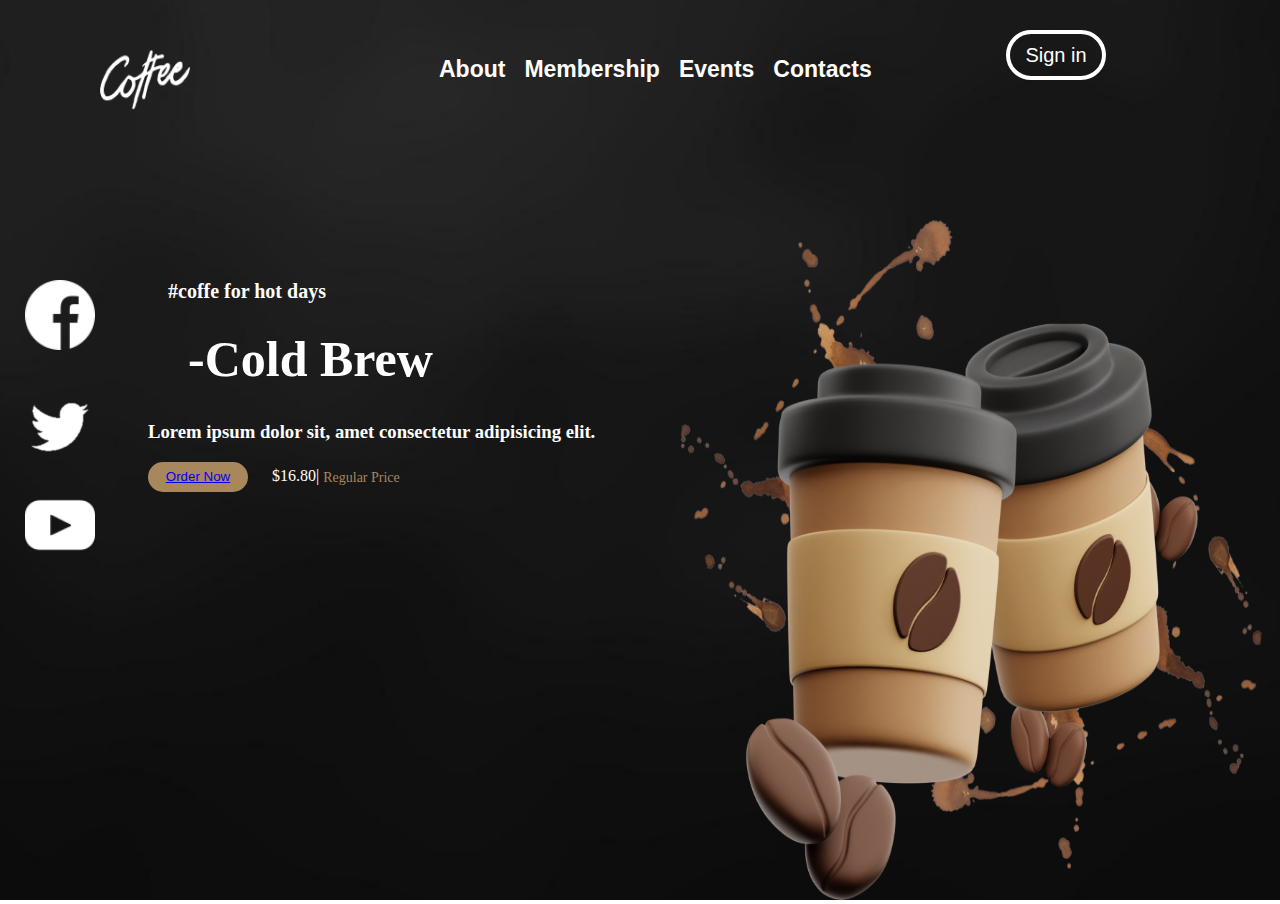
<file: Coffee/template1.html>
<!DOCTYPE html>
<html lang="en">
<head>
    <meta charset="UTF-8">
    <meta name="viewport" content="width=device-width, initial-scale=1.0">
    <title>Document</title>
    <link rel="stylesheet" href="template1.css">
</head>
<body>
    <div class="main">
        <div class="header">
            <div class="logo">
                <img class="logoimg" src="image/logot.png">
            </div>
            <div class="links">
                <ul>
                    <li>About</li>
                    <li>Membership</li>
                    <li>Events</li>
                    <li>Contacts</li>
                </ul>
            </div>
            <div class="btn">
                <button class="mainbtn">Sign in</button>
        </div>
        </div>
        
        <div class="content">
            <div class="social">
                <div class="face">
                    <a href="https://www.facebook.com/"><img height="70%" src="image/facebookt.png"></a></div>
                <div class="twit">
                    <a href="https://x.com/i/flow/login"><img  height="90%" src="image/twitt.png"></a></div>
                <div class="you">
                    <a href="https://www.youtube.com/"><img height="70%" src="image/youtubet.png"></a></div>
            </div>
            <div class="info">
                <h4>#coffe for hot days</h4>
                <h1>-Cold Brew</h1>
               <h3>Lorem ipsum dolor sit, amet consectetur adipisicing elit.</h3> 
               <button>
                <a href="https://www.zomato.com/">Order Now</a></button>
             <span class="t1">$16.80|</span>
             <span class="t2">Regular Price</span>
            </div>
            <div class="image">
                <img height="100%" width="100%" src="image/herot.png">
            </div>
    </div>
    </div>

</body>
</html>
</file>
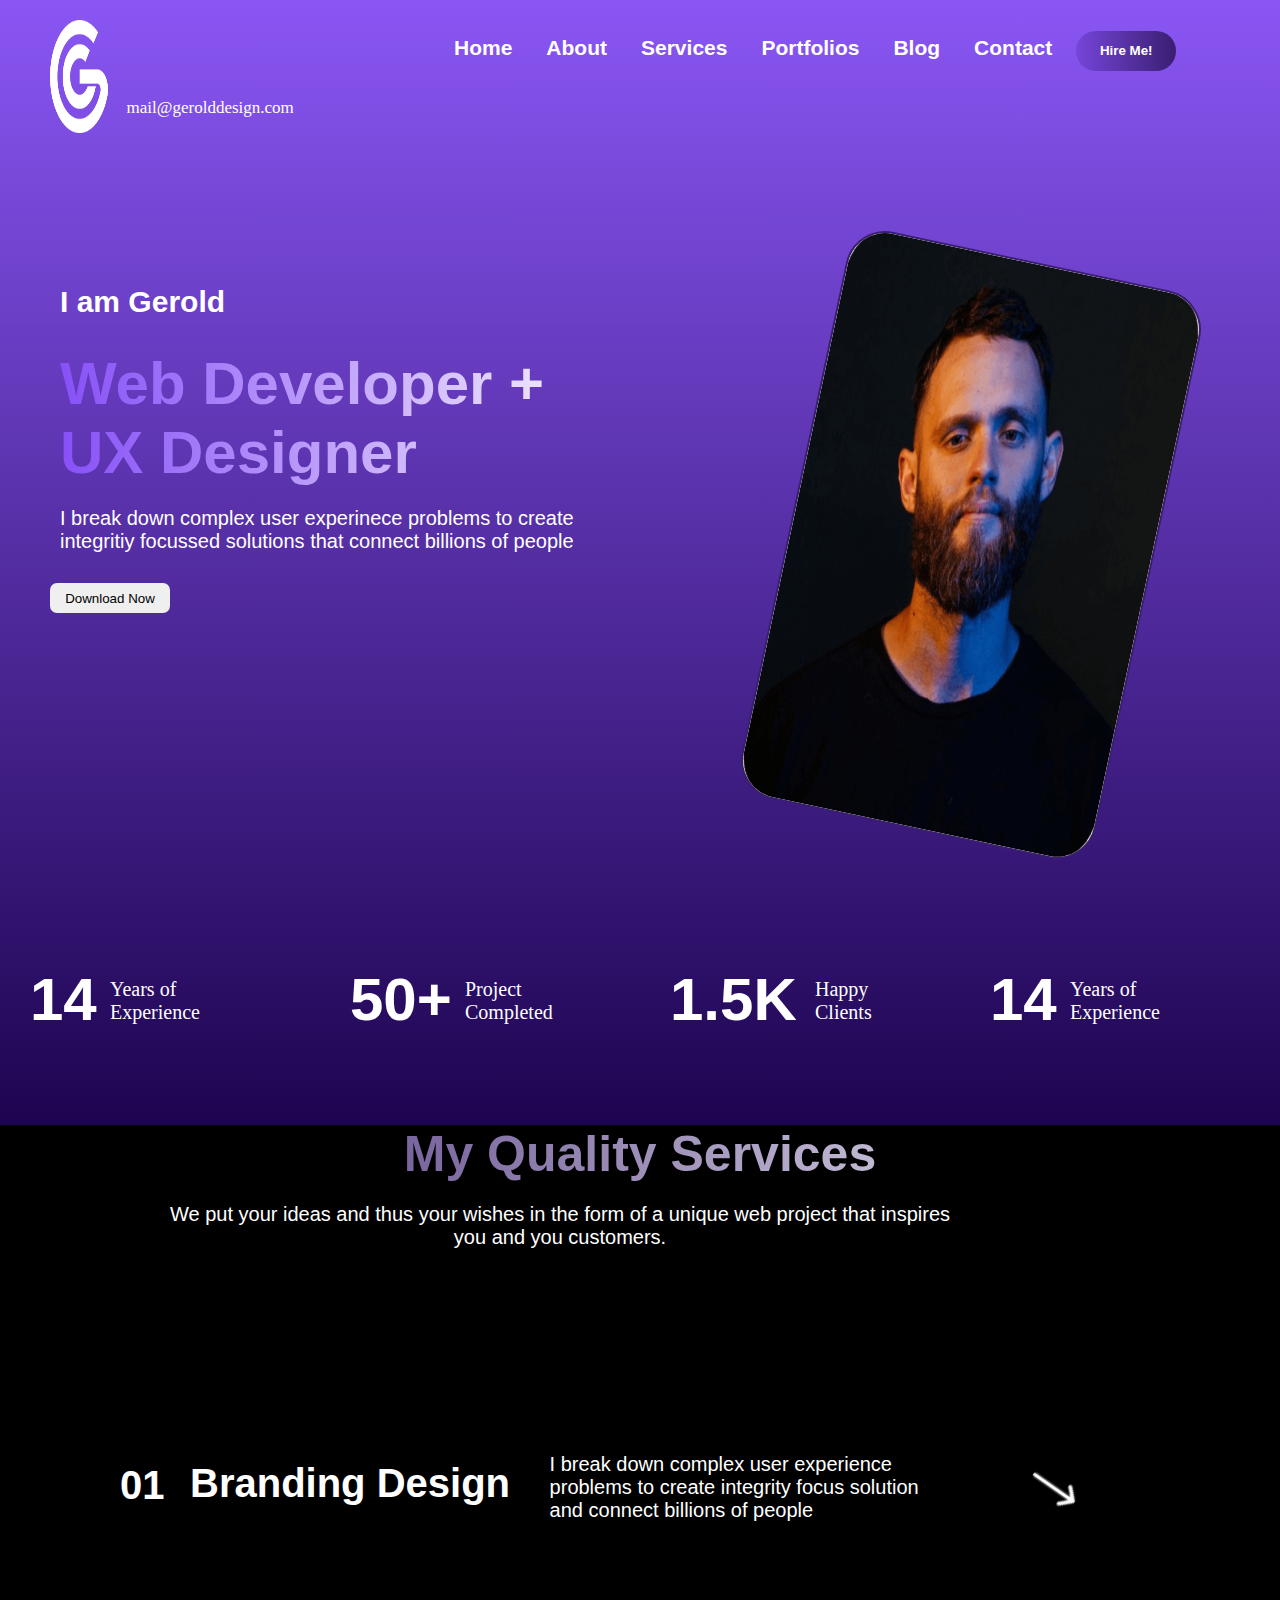
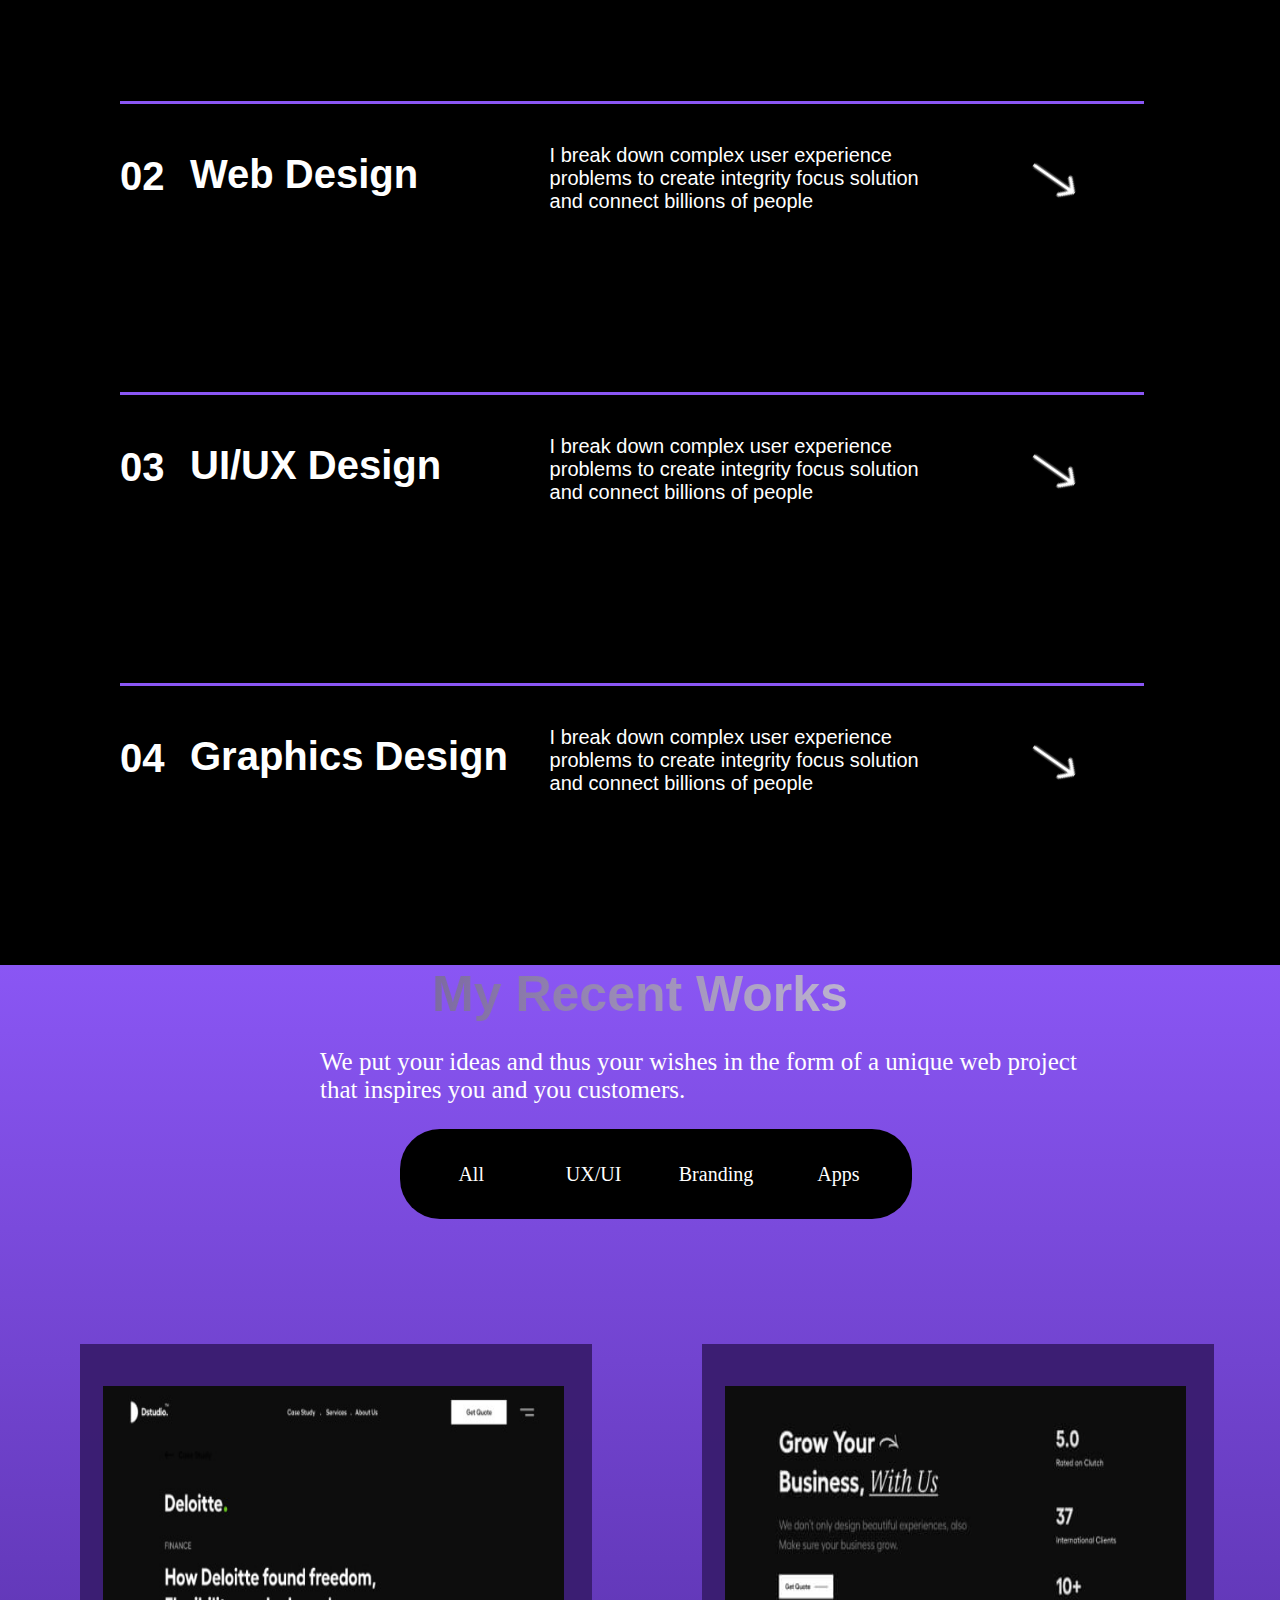
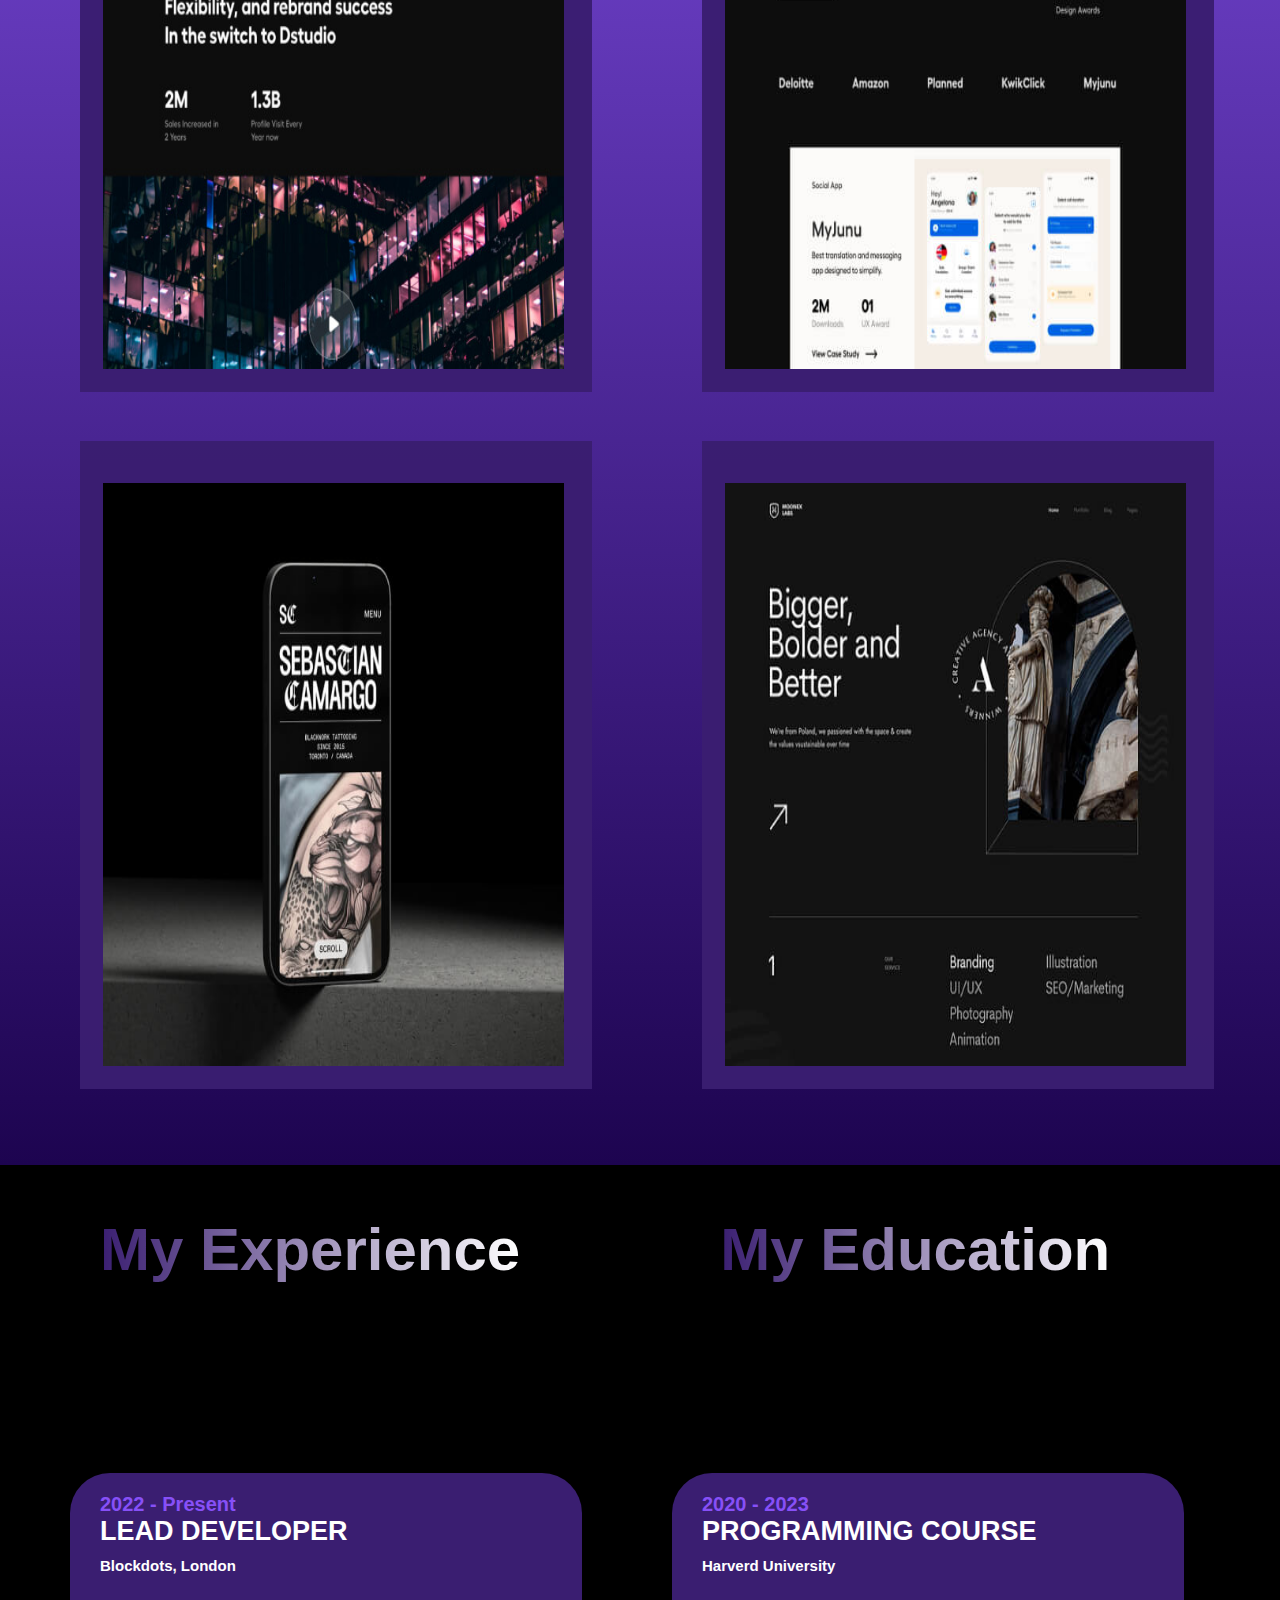
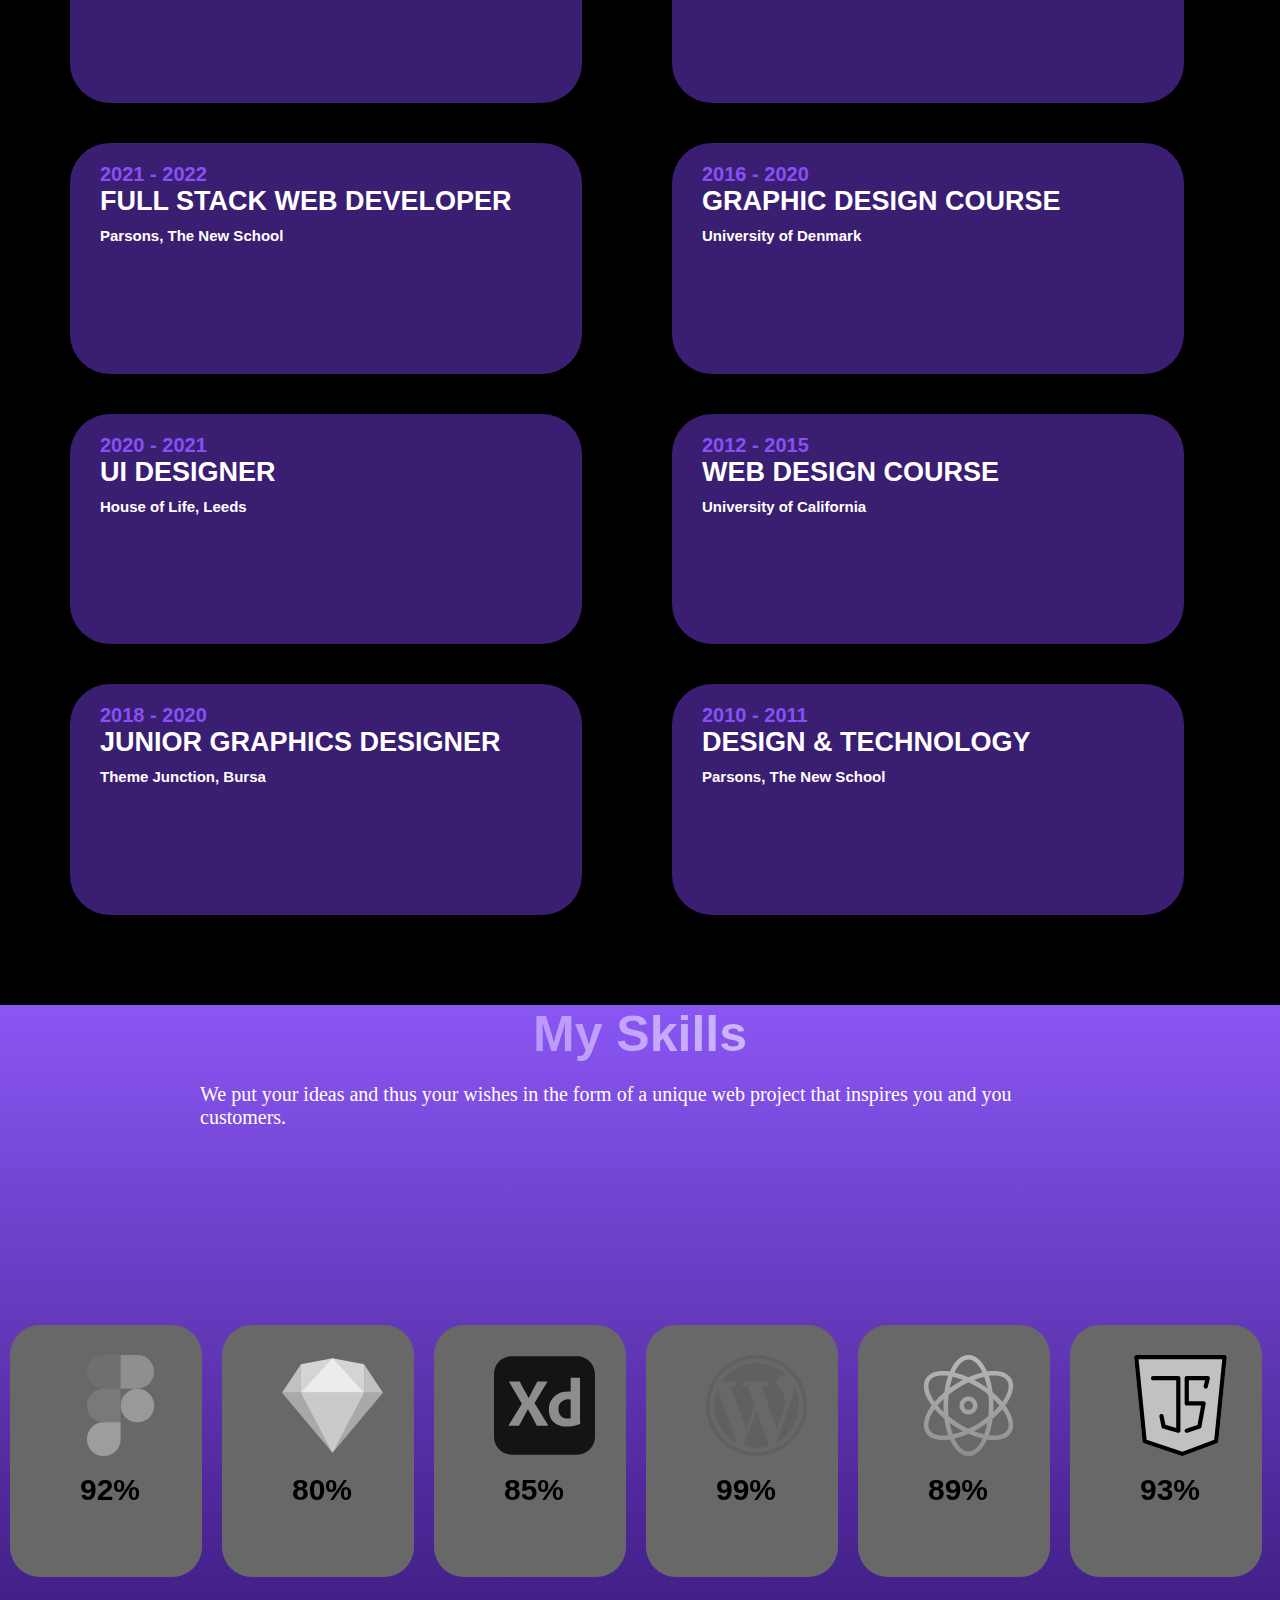
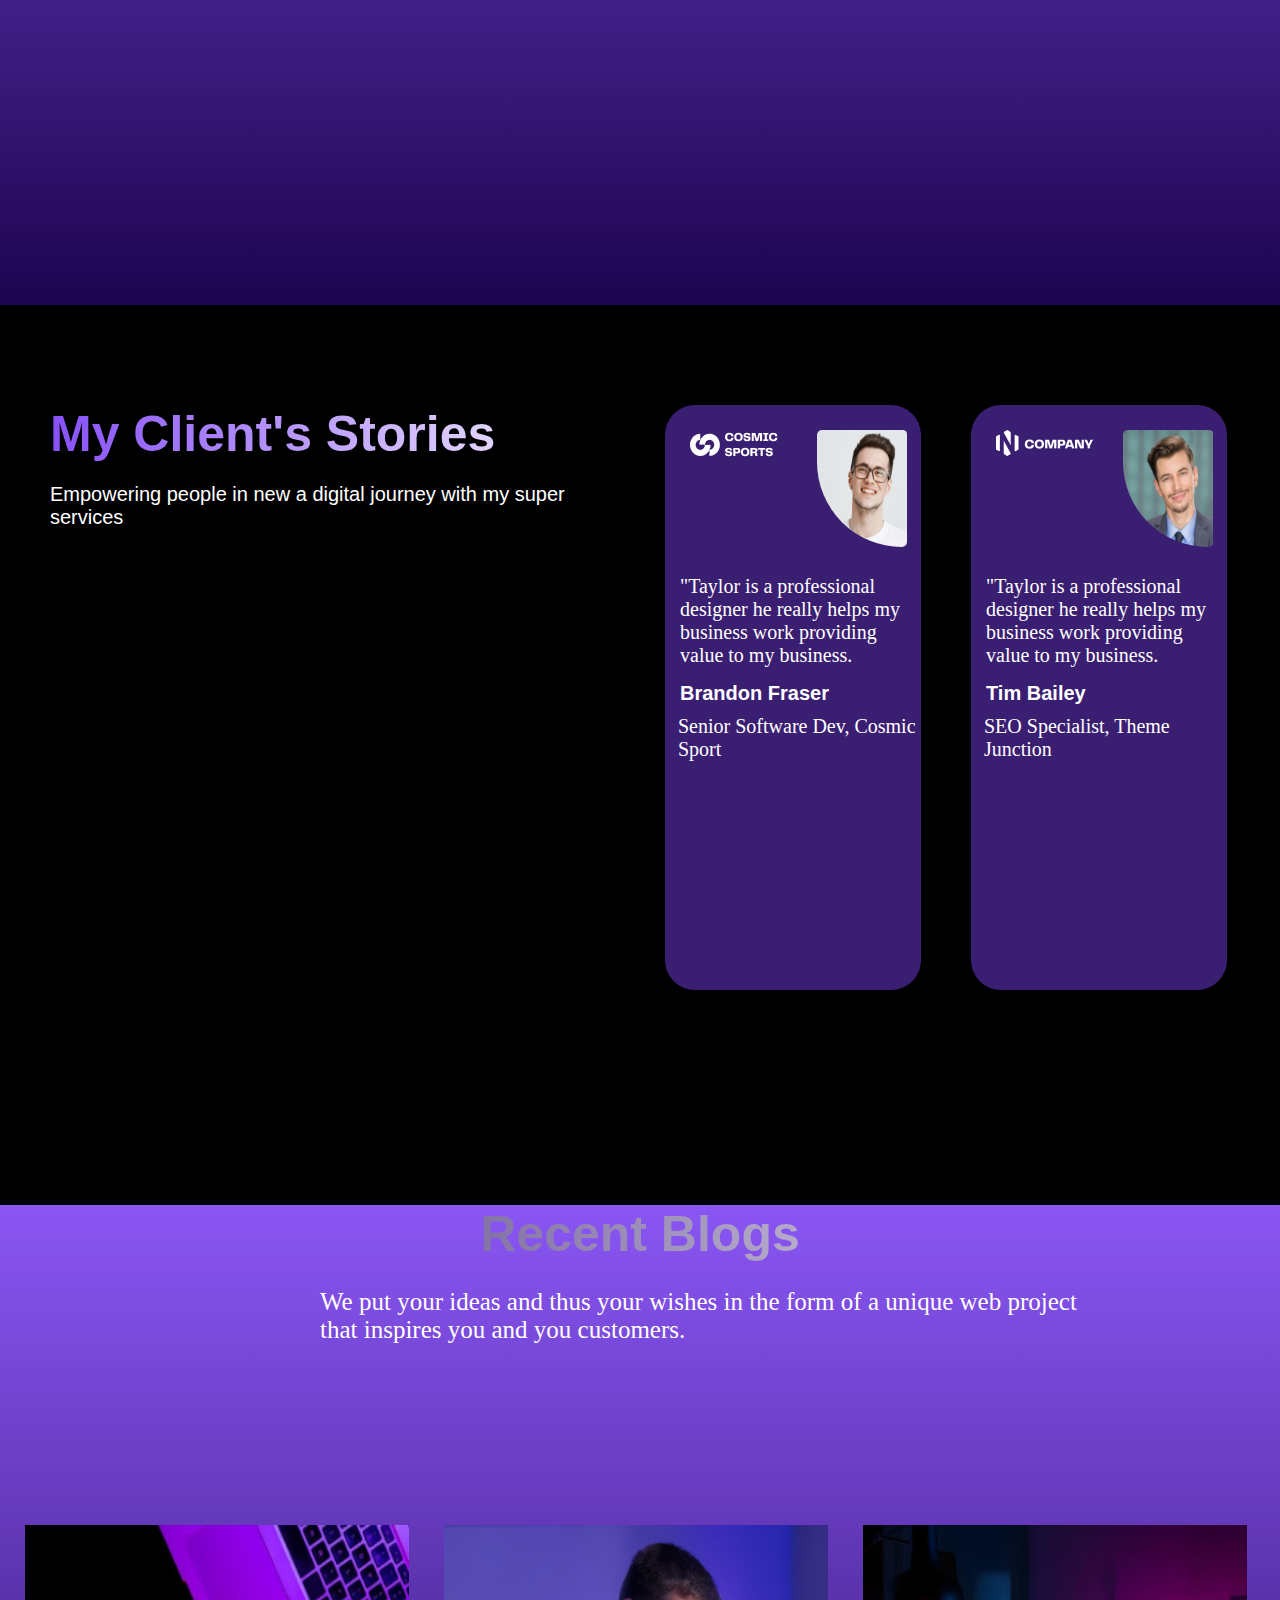
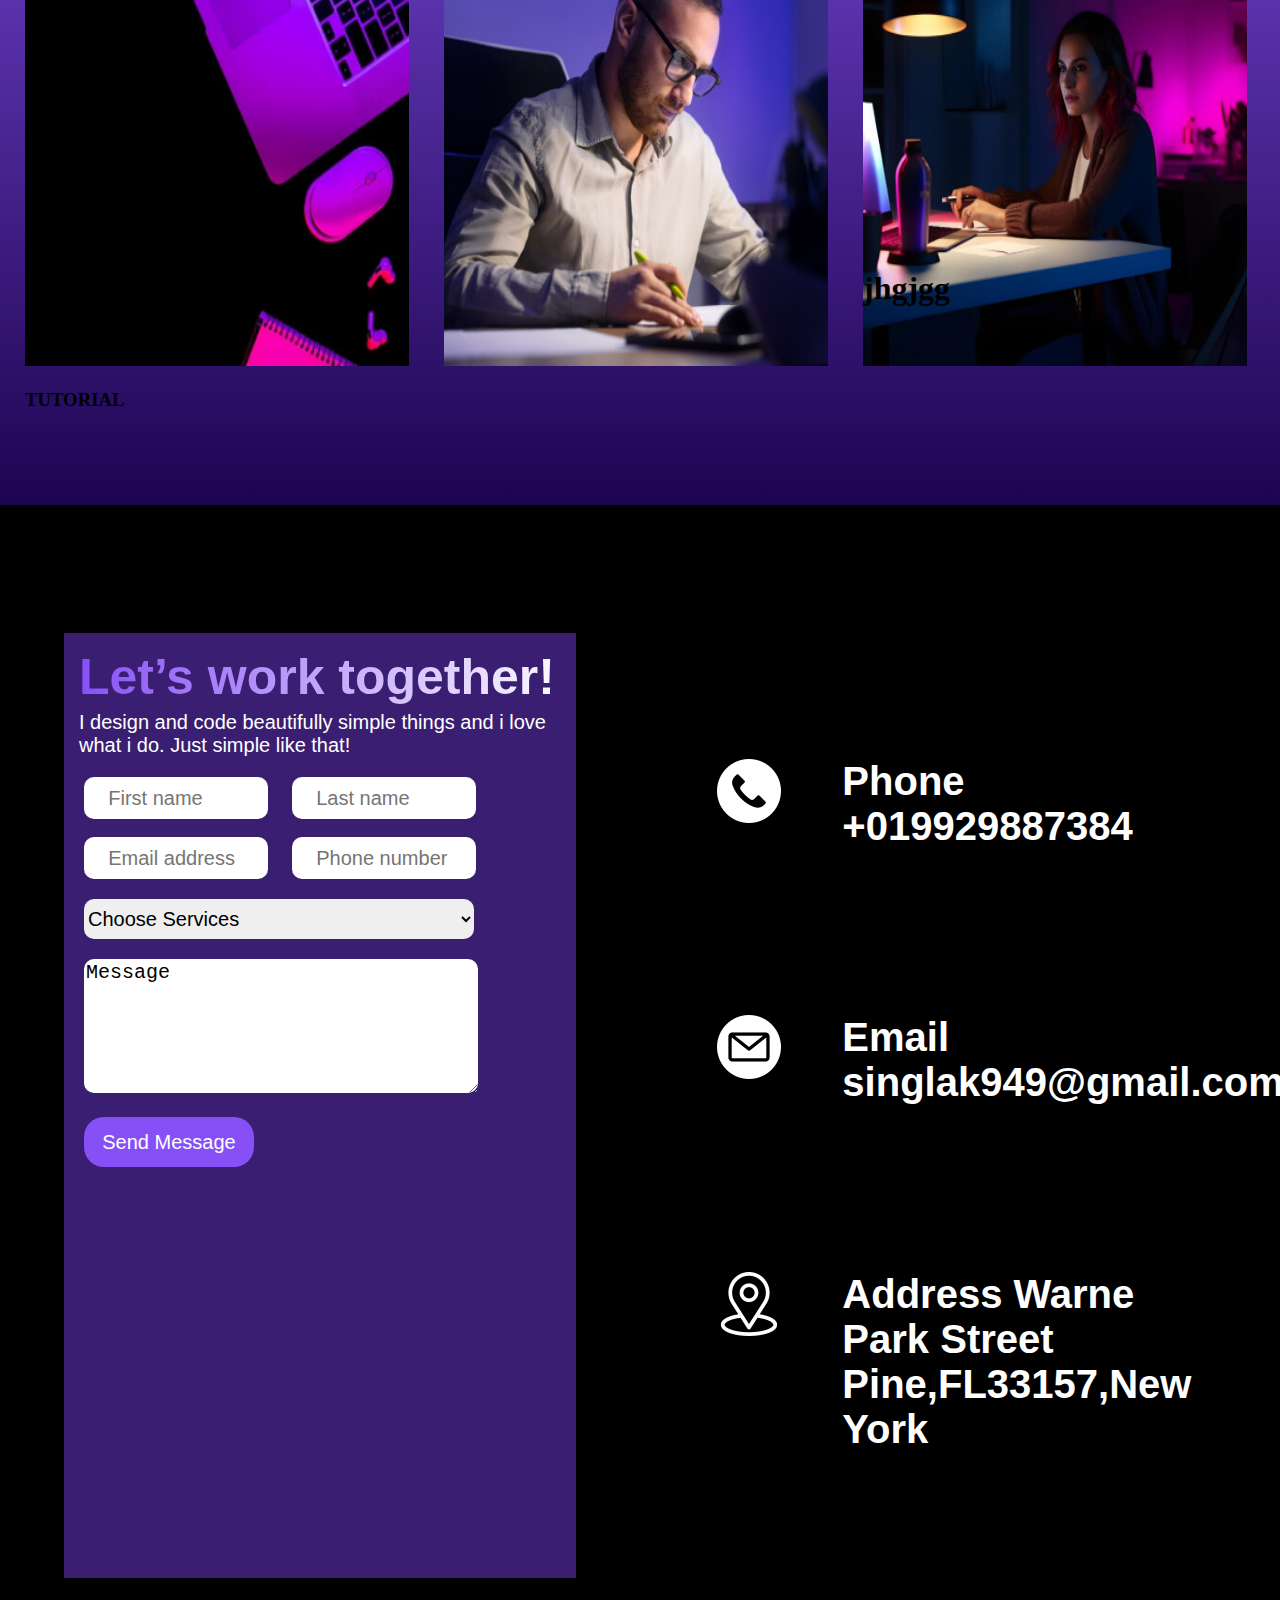
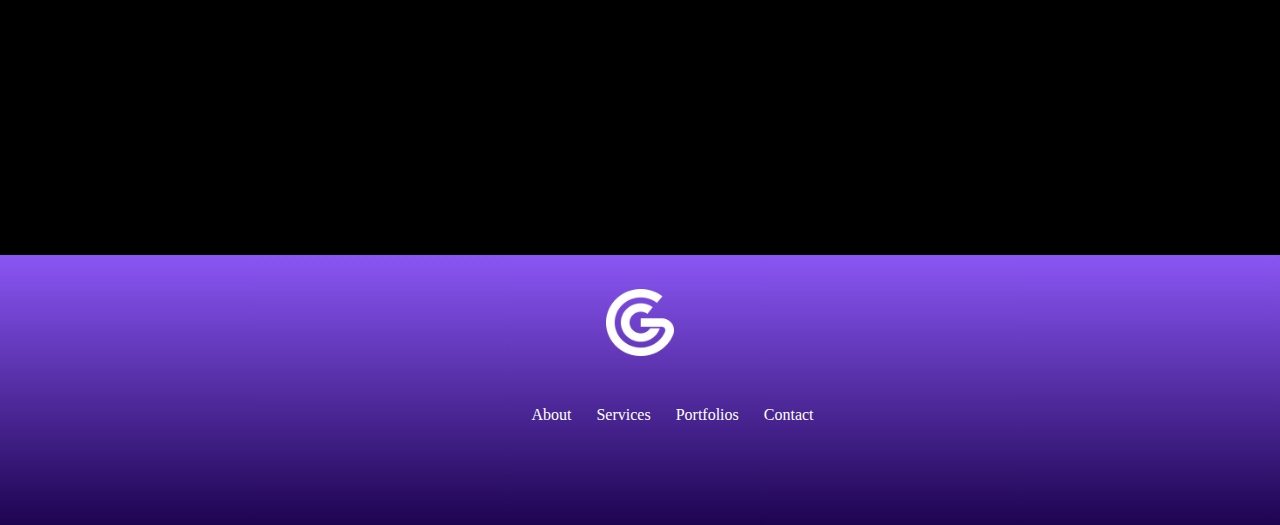
<file: Portfolio/template3.html>
<!DOCTYPE html>
<html lang="en">

<head>
    <meta charset="UTF-8">
    <meta name="viewport" content="width=device-width, initial-scale=1.0">
    <title>Document</title>
    <link rel="stylesheet" href="template3.css">
</head>

<body>
    <div class="main color">
        <div class="header">
            <div class="headerleft">
                <img class="logoimg" src="image/logo t3.png">
                <span class="email">mail@gerolddesign.com</span>
            </div>
            <div class="headerright">
                <ul>
                    <li>Home</li>
                    <li>About</li>
                    <li>Services</li>
                    <li>Portfolios</li>
                    <li>Blog</li>
                    <li>Contact</li>
                    <button>Hire Me!</button>
                </ul>
            </div>
        </div>
        <div class="home">
            <div class="upper">
                <div class="upperleft">
                    <h3>I am Gerold</h3>
                    <h1>Web Developer +
                        UX Designer</h1>
                    <p>I break down complex user experinece problems to create integritiy focussed solutions that
                        connect billions of people
                    </p>
                    <button>Download Now</button>

                </div>

                <div class="upperright">
                    <div class="maindivimg">
                        <img height="100%" width="100%" src="image/me.png">
                    </div>
                </div>
            </div>
            <div class="lower">
                <div class="lowerdiv">
                    <h1>14</h1>
                    <span>Years of Experience</span>
                </div>
                <div class="lowerdiv">
                    <h1>50+</h1>
                    <span class="a">Project Completed</span>
                </div>
                <div class="lowerdiv">
                    <h1>1.5K</h1>
                    <span class="b">Happy Clients</span>
                </div>
                <div class="lowerdiv">
                    <h1>14</h1>
                    <span>Years of Experience</span>
                </div>
            </div>
        </div>
    </div>
    <div class="services color">
        <div class="servicesupper">
            <div>
                <h1>My Quality Services</h1>
                <p>We put your ideas and thus your wishes in the form of a unique web project that inspires you and you
                    customers.</p>
            </div>
        </div>
        <div class="servicedivs">
            <div class="servicediv">
                <div class="servicedivleft">
                    <span>01</span>
                    <h1>Branding Design</h1>
                </div>
                <div class="servicedivmiddle">
                    <p>I break down complex user experience problems to create integrity focus solution and connect
                        billions of people</p>
                </div>
                <div class="servicedivright"><img src="image/right-arrow.png"></div>
            </div>
            <div class="servicediv">
                <div class="servicedivleft">
                    <span>02</span>
                    <h1>Web Design</h1>
                </div>
                <div class="servicedivmiddle">
                    <p>I break down complex user experience problems to create integrity focus solution and connect
                        billions of people</p>
                </div>
                <div class="servicedivright"><img src="image/right-arrow.png"></div>
            </div>
            <div class="servicediv">
                <div class="servicedivleft">
                    <span>03</span>
                    <h1>UI/UX Design</h1>
                </div>
                <div class="servicedivmiddle">
                    <p>I break down complex user experience problems to create integrity focus solution and connect
                        billions of people</p>
                </div>
                <div class="servicedivright"><img src="image/right-arrow.png"></div>
            </div>
            <div class="servicediv">
                <div class="servicedivleft">
                    <span>04</span>
                    <h1>Graphics Design</h1>
                </div>
                <div class="servicedivmiddle">
                    <p>I break down complex user experience problems to create integrity focus solution and connect
                        billions of people</p>
                </div>
                <div class="servicedivright"><img src="image/right-arrow.png"></div>
            </div>
        </div>
    </div>
    <div class="recent color">
        <div class="recentupper">
            <h1>My Recent Works</h1>
            <p>We put your ideas and thus your wishes in the form of a unique web project that inspires you and you
                customers.</p>
            <div class="recentupperlower">

                <buttton class="cusbtn">All</buttton>
                <buttton class="cusbtn">UX/UI</buttton>
                <buttton class="cusbtn">Branding</buttton>
                <buttton class="cusbtn">Apps</buttton>

            </div>
        </div>
        <div class="recentlower">
            <div class="recentlowerdiv">
                <img src="image/black1.jpg">
                <div class="recentdiv">
                    <h1>Deloitte</h1>
                    <p>Project was about precision and information.</p>
                    <img src="image/right-arrow.png">
                </div>
            </div>
            <div class="recentlowerdiv">
                <img src="image/black2.jpg">
                <div class="recentdiv">
                    <h1>New Age</h1>
                    <p>Project was about precision and information.</p>
                    <img src="image/right-arrow.png">
                </div>
            </div>
            <div class="recentlowerdiv">
                <img src="image/black3.jpg">
                <div class="recentdiv">
                    <h1>Sebastian</h1>
                    <p>Project was about precision and information.</p>
                    <img src="image/right-arrow.png">
                </div>
            </div>
            <div class="recentlowerdiv">
                <img src="image/black4.jpg">
                <div class="recentdiv">
                    <h1>Mochnix</h1>
                    <p>Project was about precision and information.</p>
                    <img src="image/right-arrow.png">
                </div>
            </div>
        </div>
    </div>
    <div class="Workingdiv color">
        <div class="Workingdivupper">
            <div class="Workingdivupperl">
                <h1>My Experience</h1>
            </div>
            <div class="Workingdivupperr">
                <h1>My Education</h1>
            </div>
        </div>
        <div class="Workingdivlower">
            <div class="Wdivlower">
                <h3>2022 - Present</h3>
                <h2>LEAD DEVELOPER</h2>
                <h4>Blockdots, London</h4>
            </div>
            <div class="Wdivlower">
                <h3>2020 - 2023</h3>
                <h2>PROGRAMMING COURSE</h2>
                <h4>Harverd University</h4>
            </div>
            <div class="Wdivlower">
                <h3>2021 - 2022</h3>
                <h2>FULL STACK WEB DEVELOPER</h2>
                <h4>Parsons, The New School</h4>
            </div>
            <div class="Wdivlower">
                <h3>2016 - 2020</h3>
                <h2>GRAPHIC DESIGN COURSE</h2>
                <h4>University of Denmark</h4>
            </div>
            <div class="Wdivlower">
                <h3>2020 - 2021</h3>
                <h2>UI DESIGNER</h2>
                <h4>House of Life, Leeds</h4>
            </div>
            <div class="Wdivlower">
                <h3>2012 - 2015</h3>
                <h2>WEB DESIGN COURSE</h2>
                <h4>University of California</h4>
            </div>
            <div class="Wdivlower">
                <h3>2018 - 2020</h3>
                <h2>JUNIOR GRAPHICS DESIGNER</h2>
                <h4>Theme Junction, Bursa</h4>
            </div>
            <div class="Wdivlower">
                <h3>2010 - 2011</h3>
                <h2>DESIGN & TECHNOLOGY</h2>
                <h4>Parsons, The New School</h4>
            </div>
        </div>
    </div>
    <div class="skills color">
        <div class="skillsupper">
            <h1>My Skills</h1>
            <p>We put your ideas and thus your wishes in the form of a unique web project that inspires you and you
                customers.</p>
        </div>
        <div class="skillslower">
            <div class="skillslowerimg">
                <img src="image/1image.svg">
                <h2>92%</h2>
            </div>
            <div class="skillslowerimg">
                <img src="image/2image.svg">
                <h2>80%</h2>
            </div>
            <div class="skillslowerimg">
                <img src="image/3image.svg">
                <h2>85%</h2>
            </div>
            <div class="skillslowerimg">
                <img src="image/4image.svg">
                <h2>99%</h2>
            </div>
            <div class="skillslowerimg">
                <img src="image/5image.svg">
                <h2>89%</h2>
            </div>
            <div class="skillslowerimg">
                <img src="image/6image.svg">
                <h2>93%</h2>
            </div>

        </div>
        <div class="name"></div>
    </div>
    <div class="Stories color">
        <div class="Storiesleft">
            <h1>My Client's Stories</h1>
            <p>Empowering people in new a digital journey with my super services </p>
        </div>
        <div class="Storiesright">
            <div class="Storiesrightl">
                <div class="Storiesimgl">
                    <img src="image/1.png">
                </div>
                <div class="Storiesimgr">
                    <img src="image/2p.jpg">
                </div>
                <p>"Taylor is a professional designer he really helps my business work providing value to my business.
                </p>
                <h2>Brandon Fraser</h2>
                <span>Senior Software Dev, Cosmic Sport</span>
            </div>
            <div class="Storiesrightl">
                <div class="Storiesimgl">
                    <img src="image/2p1.png">
                </div>
                <div class="Storiesimgr">
                    <img src="image/2p2.jpg">
                </div>
                <p>"Taylor is a professional designer he really helps my business work providing value to my business.
                </p>
                <h2>Tim Bailey</h2>
                <span>SEO Specialist, Theme Junction</span>
            </div>
        </div>
    </div>
    <div class="Blogs color">
        <div class="Blogsupper">
            <h1>Recent Blogs</h1>
            <p>We put your ideas and thus your wishes in the form of a unique web project that inspires you and you
                customers.</p>
        </div>
        <div class="Blogslower">
            <div class="Blogslower1">
                <img src="image/p1.jpg">
                <div class="topcorner">
                    <h3>TUTORIAL</h3>
                </div>
            </div>
            <div class="Blogslower1">
                <img src="image/p2.jpg">
            </div>
            <div class="Blogslower1">
                <img src="image/p3.jpg">
                <h1 class="aa" >jhgjgg</h1>
            </div>
        </div>
    </div>
    <div class="lets color">
        <div class="letsleft">
            <div class="box">
                <h1>Let’s work together!</h1>
                <p>I design and code beautifully simple things and i love what i do. Just simple like that!</p>
                <input type="text" placeholder="    First name ">
                <input type="text" placeholder="    Last name ">
                <br><br>
                <input type="text" placeholder="    Email address ">
                <input type="number" placeholder="    Phone number ">
                <select>
                    <option>Choose Services</option>
                    <option>Branding design</option>
                    <option>Web design</option>
                    <option>UI/UX design</option>
                    <option>App design</option>
                </select>
                <textarea>Message</textarea>
                <button>Send Message</button>
            </div>
        </div>
        <div class="letsright">
            <div class="phone"> 
                <img src="image/phone-call.png">
                <h1>Phone +019929887384</h1>
            </div>
            <div class="phone">
                <img src="image/email.png">
                <h1>Email singlak949@gmail.com</h1>
            </div>
            <div class="phone">
                <img src="image/location.png">
                <h1>Address Warne Park Street Pine,FL33157,New York</h1>
            </div>
        </div>
    </div>
    <div class="Last color">
        <div class="logo">
            <img src="image/logo t3.png">
        </div>
        <div class="text">
            <ul>
                <li>About</li>
                <li>Services</li>
                <li>Portfolios</li>
                <li>Contact</li>
            </ul>
        </div>
    </div>

</body>

</html>
</file>
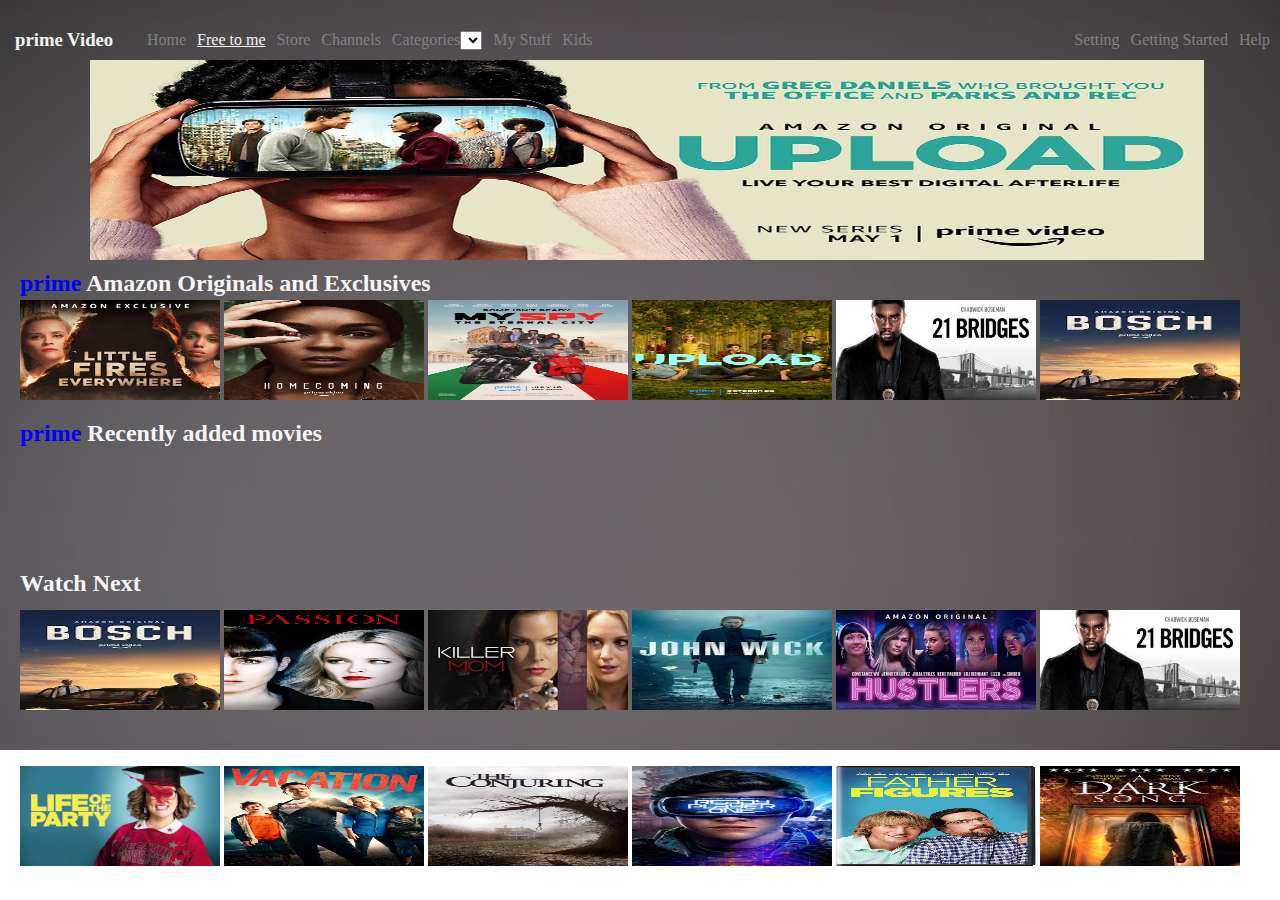
<file: Prime video home page/prime video.html>
<!DOCTYPE html>
<html lang="en">
<head>
    <meta charset="UTF-8">
    <meta name="viewport" content="width=device-width, initial-scale=1.0">
    <title>Document</title>
    <style>
        body{
            margin: 0px;
        }
        #back{
            background-image: url(image/bg\ p1.jpg);
            background-size: cover;
            height: 750px;
        }
        h3{
            position:absolute;
            top: 10px;
            left: 15px;
            color:whitesmoke;
            transition: transform 2s;
            
        }
        h3:hover{
            transform: scale(1.2) ;
            font-weight: 800;
         
        }
        li{
            display: inline-block;
            margin-left: 7px;
           
           
        }
        li:hover{
            
             color:black;
           font-weight: 800;
        }
       
        #set1{
            position:absolute;
            top: 15px;
            left: 100px;
            color: gray;
        }
        /* #set1:hover{
            color:blueviolet;
        } */
        #set
        {
            position: absolute;
            top: 15px;
            right: 10px;
            color:gray;
        }
        #image1{
            height: 200px;
            width: 87%;
            position: absolute;
            top: 60px;
            left: 90px;
            transition: transform 10s;
           
        }
        #image1:hover{
            transform: scale(0.5,1);
            
        }
        #prime{
        position: absolute;
        top: 250px;
        left: 20px;
        color: whitesmoke;
        transition: transform 5s;
        }
        #prime:hover{
            transform: translateX(800px);
        }
        img{
            height: 100px;
            width: 200px;
            
        }
        #box{
            display: inline-block;
            transition: transform 3s;
        }
        #box:hover{
            transform: scale(1.1,1.1);
        }
        #row{
            position: absolute;
            top: 300px;
            left: 20px;

        }
        #movies{
        position: absolute;
        top: 400px;
        left: 20px;
        color: whitesmoke;
        transition: transform 3s;
        }
        #movies:hover{
            transform: translateX(900px);
        }
        #rew{
           position: absolute;
           bottom: 30px;
           left: 20px;
        }
        #bad{
            display: inline-block;
            transition: transform 3s;
        }
        #bad:hover{
            transform: scale(1.1,1.1);
        }
        #bed:hover{
            transform: scale(1.1,1.1);
        }
        #watch{
            position: absolute;
            top: 550px;
            left: 20px;
            color: whitesmoke;
            transition: transform 3s;
        }
       #watch:hover{
        transform: translateX(900px);
        }
        #raw{
            position: absolute;
            top: 610px;
           left: 20px;
        }
        #bed{
            display: inline-block;
            transition: transform 3s;
        }
        #lis{
            color: whitesmoke;
        }
    </style>
</head>
<body>
    <div id="back"></div>
    <h3>prime Video</h3>
    <ul id="set1">
        <li id="list1">Home</li>
        <li id="lis" ><u>Free to me</u></li>
        <li id="list1">Store</li>
        <li id="list1">Channels</li>
        <li id="list1">Categories<select></select></li>
        <li id="list1">My Stuff</li>
        <li id="list1">Kids</li>
    </ul>
    <ul id="set">
        <li id="list">Setting</li>
        <li id="list">Getting Started</li>
        <li id="list">Help</li>
    </ul>
    <div><img id="image1" src="image/ampic.webp"></div>
    <h2 id="prime"> <font color ="blue">prime</font>  Amazon Originals and Exclusives</h2>
    <div id="row" >
        <div id="box"><img src="image/images(1).jpeg"></div>
        <div id="box"><img src="image/image(2).jpg"></div>
        <div id="box"><img src="image/image(3).jpg"></div>
        <div id="box"><img src="image/image(4).jpg"></div>
        <div id="box"><img src="image/images(5).jpeg"></div>
        <div id="box"><img src="image/images(6).jpeg"></div>
    </div>
    <h2 id="movies"> <font color ="blue">prime</font>  Recently added movies</h2>
    <div id="rew" >
        <div id="bad"><img src="image/image(7).jpg"></div>
        <div id="bad"><img src="image/image(8).jpg"></div>
        <div id="bad"><img src="image/image(9).jpg"></div>
        <div id="bad"><img src="image/images(10).jpeg"></div>
        <div id="bad"><img src="image/image(11).jpg"></div>
        <div id="bad"><img src="image/images(12).jpeg"></div>
    </div>
    <h2 id="watch">Watch Next</h2>
    <div id="raw" >
        <div id="bed"><img src="image/images(6).jpeg"></div>
        <div id="bed"><img src="image/image(13).jpg"></div>
        <div id="bed"><img src="image/images(14).jpeg"></div>
        <div id="bed"><img src="image/images(15).jpeg"></div>
        <div id="bed"><img src="image/images(16).jpeg"></div>
        <div id="bed"><img src="image/images(5).jpeg"></div>
    </div>
</body>
</html>
</file>
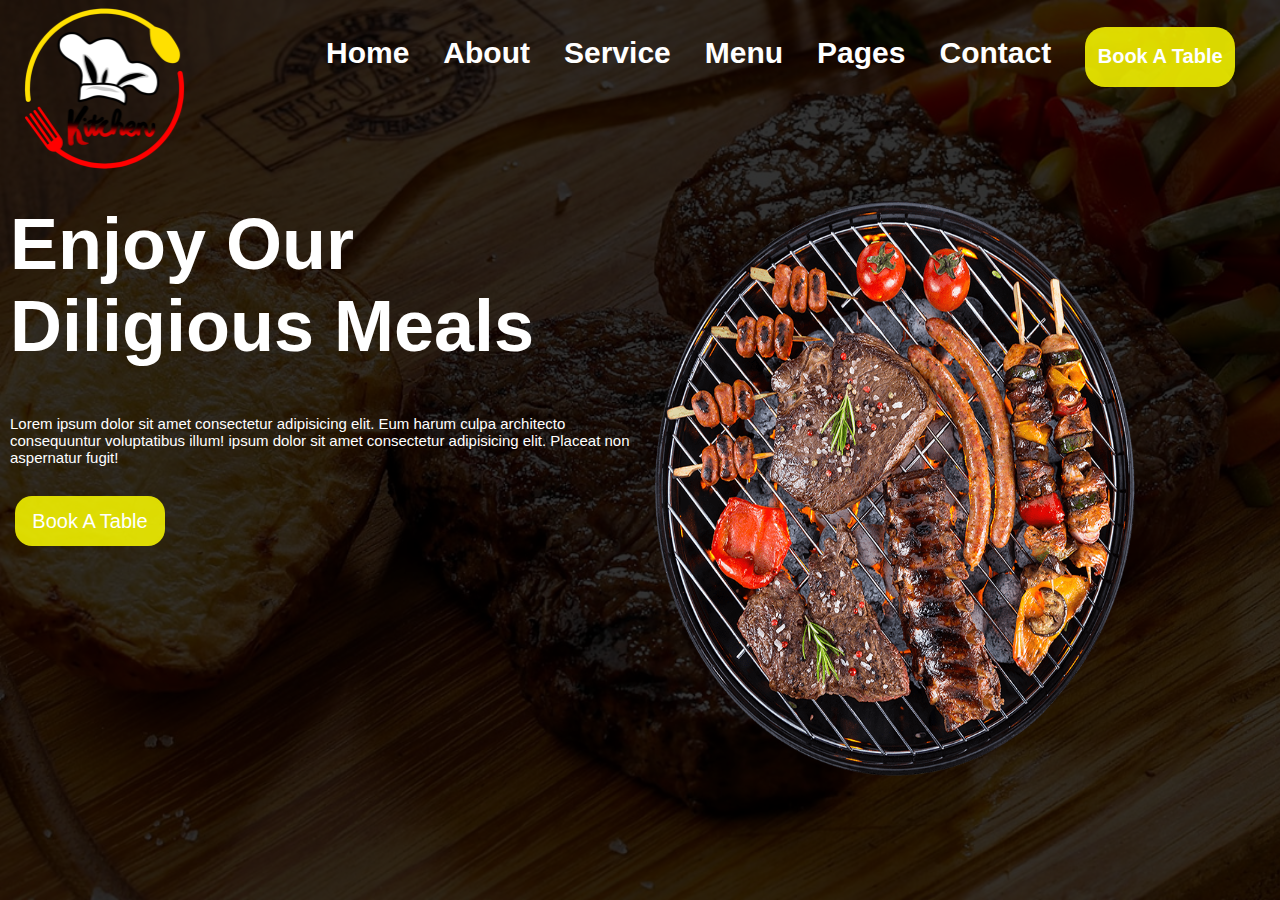
<file: Restrorent/template2.html>
<!DOCTYPE html>
<html lang="en">

<head>
    <meta charset="UTF-8">
    <meta name="viewport" content="width=device-width, initial-scale=1.0">
    <title>Document</title>
    <link rel="stylesheet" href="template2.css">
</head>

<body>

    <div class="main">
        <div class="bg-layer"></div>
        <div class="mainchild">
            <div class="header">
                <div class="headerleft">
                    <img class="logoimg" src="image/logot2.png">
                </div>
                <div class="headerright">
                    <ul>
                        <li>Home</li>
                        <li>About</li>
                        <li>Service</li>
                        <li>Menu</li>
                        <li>Pages</li>
                        <li>Contact</li>
                        <button>Book A Table</button>
                    </ul>
                </div>
            </div>
            <div class="content">
                <div class="contentleft">
                    <h1>Enjoy Our Diligious Meals</h1>
                    <p>Lorem ipsum dolor sit amet consectetur adipisicing elit. Eum harum culpa architecto consequuntur
                        voluptatibus illum! ipsum dolor sit amet consectetur adipisicing elit. Placeat non aspernatur
                        fugit!</p>
                    <button>Book A Table</button>
                </div>
                <div class="contentright">
                    <img class="contentimg" src="image/herot2.png">
                </div>
            </div>
        </div>
    </div>
</body>

</html>
</file>
<file: Coffee/template1.css>
.main{
    height: 100vh;
    width: 100%;
    background-image: url(image/bgt.png);
    background-size: cover;
}
body{
    margin: 0px;
}
.header{
    height: 20%;
    width: 100%;
    }
    .logo{
        height: 100%;
        width: 30%;
    
        float: left;
        
    }
    .logoimg{
        height: 60px;
        width: 90px;
        position: absolute;
        top: 50px;
        left: 100px;
    }
    .links{
        height: 100%;
        width: 40%;
        
        float: left;
    }
    .btn{
        height: 100%;
        width: 30%;
       
        float: left;
    }
    ul{
        list-style: none;
       
    }
    li{
        display: inline-block;
        margin-left: 15px;
        font-weight: 700;
        font-size: 23px;
        margin-top: 40px;
        font-family: Arial, Helvetica, sans-serif;
        color: white;
       
    }
    .mainbtn{
        height: 50px;
        width: 100px;
        border-radius: 26px;
        border: solid white 4px;
        margin-top: 30px;
        margin-left: 110px;
        color: white;
        font-size: 20px;
        background-color: transparent;
    }
    .content{
        height:80%;
        width: 100%;
      
       
    }
    .social{
    
        height: 100%;
        width: 10%;
       float: left;
    }
    .face,.twit,.you{
        height: 100px;
        width: 30px;
       
        margin-left: 25px;
    }
    .face{
        margin-top: 100px;
    }
    .twit{
        margin-left: 15px;
        margin-bottom: 10px;
    }
    .info{
  
        height: 100%;
        width: 40%;
      
        float: left;
    }
    h4{
        margin-top: 100px;
        margin-left: 40px;
        color: white;
        font-size: 20px;
    }
    h1{
        margin-top: 10px;
        margin-left: 60px;
        color: white;
        font-size: 50px;
        font-weight: 1100;
    }
    h3{
        color: white;
        margin-left: 20px;
    }
    button{
        height: 30px;
        width: 100px;
        border-radius: 20px;
        border: 0px;
        background-color:#a8875c;
        margin-left: 20px;
        color: white;
    }
    .t1{
        margin-left: 20px;
        color: white;
    }
    .t2{
        color: #a8875c;
        font-size: 14px;
    }
    .image{
  
        height: 100%;
        width: 50%;
        float: left;
    }
</file>
<file: Portfolio/template3.css>
body {
    margin: 0px;
}

h1 {
    margin: 0%;
}
.color:nth-child(even){
    background-color: black;
}
.color:nth-child(odd){
    background-image: linear-gradient(#8a56f4,#1d0450);
}
.main {
    height: 125vh;
    width: 100%;

    overflow: hidden;
}

.header {
    height: 20%;
    width: 100%;
}

.headerleft {
    height: 100%;
    width: 30%;
    float: left;
}

.headerright {
    height: 100%;
    width: 70%;
    float: left;
}

.home {
    height: 100vh;
    width: 100%;
}

.upper {
    height: 80%;
    width: 100%;
}

.lower {
    height: 20%;
    width: 100%;
}

.upperleft {
    height: 100%;
    width: 50%;
    float: left;
}

.upperright {
    height: 100%;
    width: 50%;
    float: left;
}

.logoimg {
    height: 50%;
    width: 15%;
    margin-top: 20px;
    margin-left: 50px;
}

.email {
    color: white;
    position: relative;
    bottom: 20px;
    left: 15px;
    font-size: 17px;
    transition: 2s;
    cursor: pointer;
}

.email:hover {
    color: #8a56f4;
}

.headerright ul {

    list-style: none;
}

.headerright li {
    margin-left: 30px;
    font-family: sans-serif;
    font-weight: 600;
    display: inline-block;
    font-size: 21px;
    margin-top: 20px;
    color: white;
    transition: 2s;
    cursor: pointer;
}

.headerright li:hover {
    color: #8a56f4;
}

.headerright button {
    margin-left: 20px;
    height: 40px;
    width: 100px;
    border-radius: 20px;
    border: 0px;
    color: white;
    font-weight: 600;
    background-image: linear-gradient(to right, #7645da, #3a1e71);
    cursor: pointer;

}

.upperleft h3 {
    font-family: sans-serif;
    font-size: 30px;
    margin-left: 60px;
    margin-top: 60px;
    color: white;
}

.upperleft h1 {
    font-family: sans-serif;
    font-weight: 800;
    margin-left: 60px;
    margin-top: 25px;
    font-size: 60px;
    color: white;
    background-image: linear-gradient(to right, #8750f7, white);
    background-clip: text;
    color: transparent;
    font-weight: 800;
}

.upperleft p {
    font-family: sans-serif;
    margin-left: 60px;
    color: white;
    font-size: 20px;
    margin-bottom: 100px;
}

.maindivimg {
    height: 80%;
    width: 56%;
    margin-top: 30px;
    margin-left: 150px;
    background-color: beige;
    border-radius: 40px;
    border: 2px solid #3a1e71;
    overflow: hidden;
    transform: rotate(12deg);
    transition: 0.5s;
}

.maindivimg img {
    border: 0px;

}

.maindivimg:hover {
    transform: rotate(0deg);
    border: 3px solid #8a56f4;
}

.upperleft button {
    height: 30px;
    width: 120px;
    border-radius: 7px;
    border: 0px;
    color: white transparent;
    position: relative;
    bottom: 70px;
    left: 50px;
}

.lowerdiv {
    float: left;
    position: relative;
    height: 100%;
    width: 25%;
}

.lowerdiv h1 {
    font-size: 60px;
    font-family: sans-serif;
    width: 0px;
    margin-top: 20px;
    margin-left: 30px;
    color: white;

}

.lowerdiv span {
    font-size: 20px;
    position: absolute;
    top: 33px;
    left: 110px;
    width: 100px;
    color: white;
}

.a {
    margin-left: 35px;
}

.b {
    margin-left: 65px;
}

.lowerdiv h3 {
    font-size: 20px;
    font-family: sans-serif;
    position: relative;
    left: 60px;
    bottom: 50px;
    width: 150px;
    margin-left: 15px;
}

/* .lowerdiv span{
    font-size: 20px;
    font-family: sans-serif;
    position: relative;
    bottom: 70px;
    left: 80px;
    margin-left: 15px;
} */
.services {
    height: 160vh;
    width: 100%;
    margin-top: 0px;

    overflow: hidden;

}

.servicesupper {
    height: 20%;
    width: 100%;
}

.servicesupper h1 {
    margin: 0%;
    font-size: 50px;
    background-image: linear-gradient(to right, #3a1e71, white);
    background-clip: text;
    color: transparent;
    text-align: center;
    font-weight: 700;
    font-family: sans-serif;

}

.servicesupper p {

    font-size: 20px;
    font-family: sans-serif;
    width: 800px;
    text-align: center;
    margin-left: 160px;
    color: white;

}

.servicedivs {
    height: 80%;
    width: 80%;
    margin-left: 120px;
    overflow: hidden;

}

.servicediv {
    height: 25%;
    width: 100%;
    border-bottom: 3px solid #8a56f4;
    transition: 0.5s;
}

.servicediv:hover {
    background-color: #8a56f4;
}

.servicedivleft {
    height: 100%;
    width: 40%;
    float: left;
}

.servicedivleft span {

    font-size: 40px;
    font-weight: 600;
    font-family: sans-serif;
    position: relative;
    top: 50px;
    color: white;
}

.servicedivleft h1 {
    font-size: 40px;
    margin: 0px;
    position: relative;
    left: 70px;
    top: 3px;
    color: white;
    font-family: sans-serif;
    font-weight: 700;
}

.servicedivmiddle {
    height: 100%;
    width: 40%;
    float: left;
}

.servicedivmiddle p {
    font-size: 20px;
    margin-left: 20px;
    margin-top: 40px;
    font-family: sans-serif;
    color: white;
}

.servicedivright {
    height: 100%;
    width: 20%;
    float: left;
    transition: 0.5;
}

.servicedivright img {
    position: relative;
    left: 90px;
    top: 50px;
    height: 50px;
    transform: rotate(35deg);

}

.servicediv:hover .servicedivright img {
    transform: rotate(-35deg);
}

.recent {
    width: 100%;
    height: 200vh;
    overflow: hidden;
}

.recentupper {
    height: 20%;
    width: 100%;
}

.recentupper h1 {
    margin: 0px;
    font-size: 50px;
    text-align: center;
    font-family: sans-serif;
    font-weight: 600;
    background-image: linear-gradient(to right, #3a1e71, white);
    background-clip: text;
    color: transparent;
}

.recentupper p {
    width: 770px;
    margin-left: 320px;
    font-size: 25px;
    color: white;
}

.recentupperlower {
    height: 25%;
    width: 40%;
    background-color:black;
    margin-left: 400px;
    border-radius: 40px;
    border: 0px;
    overflow: hidden;
    /* position: relative; */
}



.cusbtn {
    height: 100%;
    width: 20%;
    margin-left: 20px;
    border-radius: 30px;
    font-size: 20px;
    /* background-color: green; */
    float: left;
    color: white;
    display: flex;
    justify-content: center;
    align-items: center;
    /* position: absolute;
    top: 10px;
    left: 50px; */
}

.cusbtn:hover{
    background-color: #8750f7;
    
}
.recentlower {
    height: 80%;
    width: 100%;
}

.recentlowerdiv {
    height: 45%;
    width: 40%;
    background-color: #3a1e71f9;
    float: left;
    margin: 30px;
    margin-top: 19px;
    margin-left: 80px;
    position: relative;
    overflow: hidden;
}

.recentlowerdiv img {
    height: 90%;
    width: 90%;
    overflow: hidden;
    margin-top: 42px;
    margin-left: 23px;

}

.recentdiv {
    height: 110px;
    width: 450px;
    background-color: #8750f7;
    position: absolute;
    top: 700px;
    left: 25px;
    border-radius: 30px;
    transition: 0.5s;
}

.recentlowerdiv:hover .recentdiv {
    top: 300px;
}

.recentdiv h1 {
    font-size: 40px;
    margin-left: 20px;
    font-family: sans-serif;
    color: white;
}

.recentdiv p {
    font-size: 15px;
    font-family: sans-serif;
    margin-left: 10px;
    color: white;
}

.recentdiv img {
    height: 30px;
    width: 40px;
    position: absolute;
    top: 1px;
    right: 20px;
    transition: 0.5s;
}

.recentlowerdiv:hover .recentdiv img {
    transform: rotate(320deg);
}

.Workingdiv {
    height: 160vh;
    width: 100%;
    background-color: #3a1e71f9;
    overflow: hidden;
}

.Workingdivupper {
    height: 20%;
    width: 100%;

}

.Workingdivlower {
    height: 80%;
    width: 100%;
}

.Workingdivupperl h1 {

    font-size: 60px;
    font-family: sans-serif;
    font-weight: 600;
    float: left;
    margin-left: 100px;
    margin-top: 50px;
    background-image: linear-gradient(to right, #3a1e71, white);
    color: transparent;
    background-clip: text;
}

.Workingdivupperr h1 {
    /* margin: 0px; */
    font-size: 60px;
    font-family: sans-serif;
    font-weight: 600;
    margin-left: 200px;
    margin-top: 50px;
    float: left;
    background-image: linear-gradient(to right, #3a1e71, white);
    color: transparent;
    background-clip: text;
}

.Wdivlower {
    height: 20%;
    width: 40%;
    background-color: #3a1e71;
    border-radius: 40px;
    margin: 20px;
    float: left;
    margin-left: 70px;
    transition: 0.5s;
}

.Wdivlower h2 {
    font-size: 27px;
    font-weight: 800;
    font-family: sans-serif;
    color: white;
    margin: 0px;
    margin-left: 30px;
}

.Wdivlower h3 {
    font-size: 20px;
    font-size: 700;
    margin: 0px;
    margin-top: 20px;
    margin-left: 30px;
    font-family: sans-serif;
    color: #8750f7;

}

.Wdivlower h4 {
    font-size: 15px;
    font-size: 700;
    margin: 0px;
    margin-left: 30px;
    font-family: sans-serif;
    margin-top: 10px;
    color: white;

}

.Wdivlower:hover {
    background-color: #8750f7;

}

.Workingdivlower .Wdivlower:hover h3 {
    color: white;
}

.skills {
    height: 100vh;
    width: 100%;
    overflow: hidden;
}

.skillsupper {
    height: 30%;
    width: 100%;
}

.skillslower {
    height: 70%;
    width: 100%;
}

.skillsupper h1 {
    margin: 0px;
    font-size: 50px;
    text-align: center;
    font-family: sans-serif;
    font-weight: 600;
    background-image: linear-gradient(to right, #8750f7, white);
    background-clip: text;
    color: transparent;
}

.skillsupper p {
    width: 820px;
    margin-left: 200px;
    font-size: 20px;
    color: white;
}

.skillslowerimg {
    height: 40%;
    width: 15%;
    background-color: #3a1e71;
    float: left;
    margin: 10px;
    border-radius: 30px;
    margin-top: 50px;
    transition: 0.5s;
    background-color: #8750f7;
    filter: grayscale(1.2);
}

.skillslowerimg img {
    height: 40%;
    margin-left: 60px;
    margin-top: 30px;

    transition: 1s;

}

.skillslowerimg:hover {
    filter: grayscale(0);
}

.skillslowerimg:hover img {
    transform: scale(1.2);
}

.skillslowerimg h2 {
    font-size: 30px;
    font-weight: 600;
    font-family: sans-serif;
    margin-top: 13px;
    margin-left: 70px;

}

/* .name{
    height: 20%;
    width: 100%;
    background-color: darkgoldenrod;
} */
.Stories {
    height: 100vh;
    width: 100%;
    /* overflow: hidden; */
}

.Storiesleft {
    height: 100%;
    width: 50%;
    float: left;
}

.Storiesright {
    height: 100%;
    width: 50%;
    float: left;

}

.Storiesleft h1 {
    font-size: 50px;
    font-weight: 700;
    font-family: sans-serif;
    margin-top: 100px;
    margin-left: 50px;
    background-image: linear-gradient(to right, #8750f7, white);
    background-clip: text;
    color: transparent;
}


.Storiesleft p {
    font-size: 20px;
    font-family: sans-serif;
    margin-top: 20px;
    margin-left: 50px;
    color: white;
}

.Storiesrightl {
    height: 65%;
    width: 40%;
    background-color: #3a1e71;
    float: left;
    margin: 25px;
    margin-top: 100px;
    border-radius: 30px;
    position: relative;

}

.Storiesimgl {
    height: 10%;
    width: 40%;
    /* background-color: aqua; */
    margin-top: 25px;
    margin-left: 25px;
    float: left;
}

.Storiesimgr {
    height: 20%;
    width: 35%;
    /* background-color:darkgoldenrod; */
    margin-top: 25px;
    margin-left: 25px;
    float: left;
    overflow: hidden;
}

.Storiesimgr img {
    height: 100%;
    width: 100%;
    border-radius: 6px 5px 6px 100px;
}

.Storiesrightl p {
    margin-left: 15px;
    position: absolute;
    top: 150px;
    font-size: 20px;
    color: white;
}

.Storiesrightl h2 {
    margin-left: 15px;
    position: absolute;
    top: 260px;
    font-size: 20px;
    font-family: sans-serif;
    font-weight: 600;
    color: white;
}

.Storiesrightl span {
    font-size: 20px;
    position: absolute;
    top: 310px;
    left: 13px;
    color: white;

}
.Blogs{
    height: 100vh;
    width: 100%;
    overflow: hidden;
}
.Blogsupper{
    height: 30%;
    width: 100%;
}
.Blogslower{
    height: 70%;
    width: 100%;
}

.Blogsupper h1 {
    margin: 0px;
    font-size: 50px;
    text-align: center;
    font-family: sans-serif;
    font-weight: 600;
    background-image: linear-gradient(to right, #3a1e71, white);
    background-clip: text;
    color: transparent;
}

.Blogsupper p {
    width: 770px;
    margin-left: 320px;
    font-size: 25px;
    color: white;

}
.Blogslower1{
    height: 70%;
    width: 30%;
    margin: 10px;
    margin-top: 50px;
    margin-left: 25px;
    float: left;
    position: relative;
    border-radius: 30px;
    /* overflow: hidden; */
}
.Blogslower1 img{
    height: 100%;
    width: 100%;

}
.aa{
    position: relative;
    bottom: 100px;
}
/* .div1{
    height: 20%;
    width: 30%;
    background-color: skyblue;
} */
.topcorner{
    height: 50px;
    width: 100px;
}
.lets{
    height: 150vh;
    width: 100%;
    display: flex;
  
}
.letsleft{
    height: 100%;
    width: 50%;
}
.letsright{
    height: 100%;
    width: 50%;
   
}
.box{
    height: 70%;
    width: 80%;
    background-color: #3a1e71;
    margin-top: 20%;
    margin-left: 10%;
    position: relative;
}
.box h1{
    /* margin-top: 10px; */
    position: relative;
    top: 15px;
    font-size: 50px;
    font-family: sans-serif;
    font-weight: 700;
    margin-left: 15px;
    background-image: linear-gradient(to right,#8750f7,white);
    color: transparent;
    background-clip: text;
    
}
.box p{
    font-size: 20px;
    font-family: sans-serif;
    margin-left: 15px;
   color: white;
  
}
.box input{
    height: 40px;
    font-size: 20px;
    width: 180px;
    color: white;
    margin-left: 20px;
    border-radius: 10px;
    border: 0px;
}
.box select{
    height: 40px;
    font-size: 20px;
    width: 390px;
    /* color: white; */
    margin-left: 20px;
    margin-top: 20px;
    border-radius: 10px;
    border: 0px;
}
.box textarea{
    height: 130px;
    font-size: 20px;
    width: 390px;
    margin-left: 20px;
    margin-top: 20px;
    border-radius: 10px;
    border: 0px;
}
.box button{
    height: 50px;
    font-size: 20px;
    width: 170px;
    margin-left: 20px;
    margin-top: 20px;
    border-radius: 20px;
    border: 0px;
    background-color: #8750f7;
    color: white;
}
.phone{
    height: 19%;
    width: 80%;
    /* background-color: aqua; */
    display: flex;
    /* justify-content: center; */
    margin-left: 12%;
   
}
.phone img{
    height: 25%;
    margin-top: 10%;
    background-color: #3a1e71;
    background-clip: text;
    color: transparent;
}
.phone h1{
    color: white;
    font-family: sans-serif;
    margin-left: 12%;
    font-size: 40px;
    margin-top: 10%;
    
}
.letsright .phone{
    position: relative;
    top: 15%;
}
.Last{
    height: 30vh;
    width: 100%;
}
.logo{
   height: 50%;
   width: 100%;
   display:flex;
   justify-content: center;
   align-items: center;
}

.logo img{
    height: 50%;   
}
.text{
    height: 50%;
    width: 100%;
  display: flex;
           justify-content: center;
   
}
.text ul{
    list-style: none;
    
}
.text ul li{
    float: left;
    margin-left: 25px;
    color: white;
}
</file>
<file: Restrorent/template2.css>
.main{
    height: 100vh;
    width: 100%;
    background-image: url(image/bg-herot2.jpg);
    background-size: cover;

}
body{
    margin: 0px;
}
.header{
    height: 20%;   
     width: 100%;
    
}
.headerleft{
    height: 100%;
    width: 20%;
    
    float: left;
}
.headerright{
    height: 100%;
    width: 80%;

    float: left;
}
.logoimg{
    height: 100%;
    width:70%;
    margin-left: 15px;
margin-top: 10pxs;
}
.headerright ul{
    list-style: none;
}
.headerright ul li{
    display: inline-block;
    font-size: 30px;
    margin-left: 30px;
    margin-top: 20px;
    font-weight: 600;
    font-family: sans-serif;
    color: white;
}
.headerright ul button{
    margin-left: 30px;
    margin-bottom: 20px;
    height: 60px;
    width: 150px;
    border-radius: 20px;
    border: 0px;
    font-size: 20px;
    font-family: sans-serif;
font-weight: 600;
background-color: rgba(255, 255, 0, 0.838);
color: white;
}
.content{
    height: 80%;
    width: 100%;
  
}
.contentleft{
    height: 100%;
    width: 50%;
   
    float: left;
}
.contentright{
    height: 100%;
    width: 50%;
   
    float: left;
}
.contentleft h1{
    margin-top: 23px;
    font-size: 72px;
    font-weight: 800;
    font-family: sans-serif;
    color: white;
    margin-left: 10px;
}
.contentleft p{
   
    font-size: 15px;
    color: white;
    font-family: sans-serif;
    margin-left: 10px;
}
.contentleft button{
    height: 50px;
    width: 150px;
    color: white;
    background-color:rgba(255, 255, 0, 0.838) ;
    border-radius: 17px;
    border: 0px;
    font-size: 20px;
    margin-top: 15px;
    margin-left: 15px;
}

.bg-layer{
    height: 100%;
    width: 100%;
    background-color: black;
    opacity: 0.8;
}
.mainchild{
    height: 100%;
    width: 100%;
    position: absolute;
    top: 0px;

}
.contentimg{
    height: 80%;
    width: 75%;
    margin-top: 20px;
    margin-left: 15px;
   animation: anim 6s linear infinite;
}
@keyframes anim {
    from{
transform: rotate(0deg);
    }to{
transform: rotate(360deg);
    }
}
</file>
